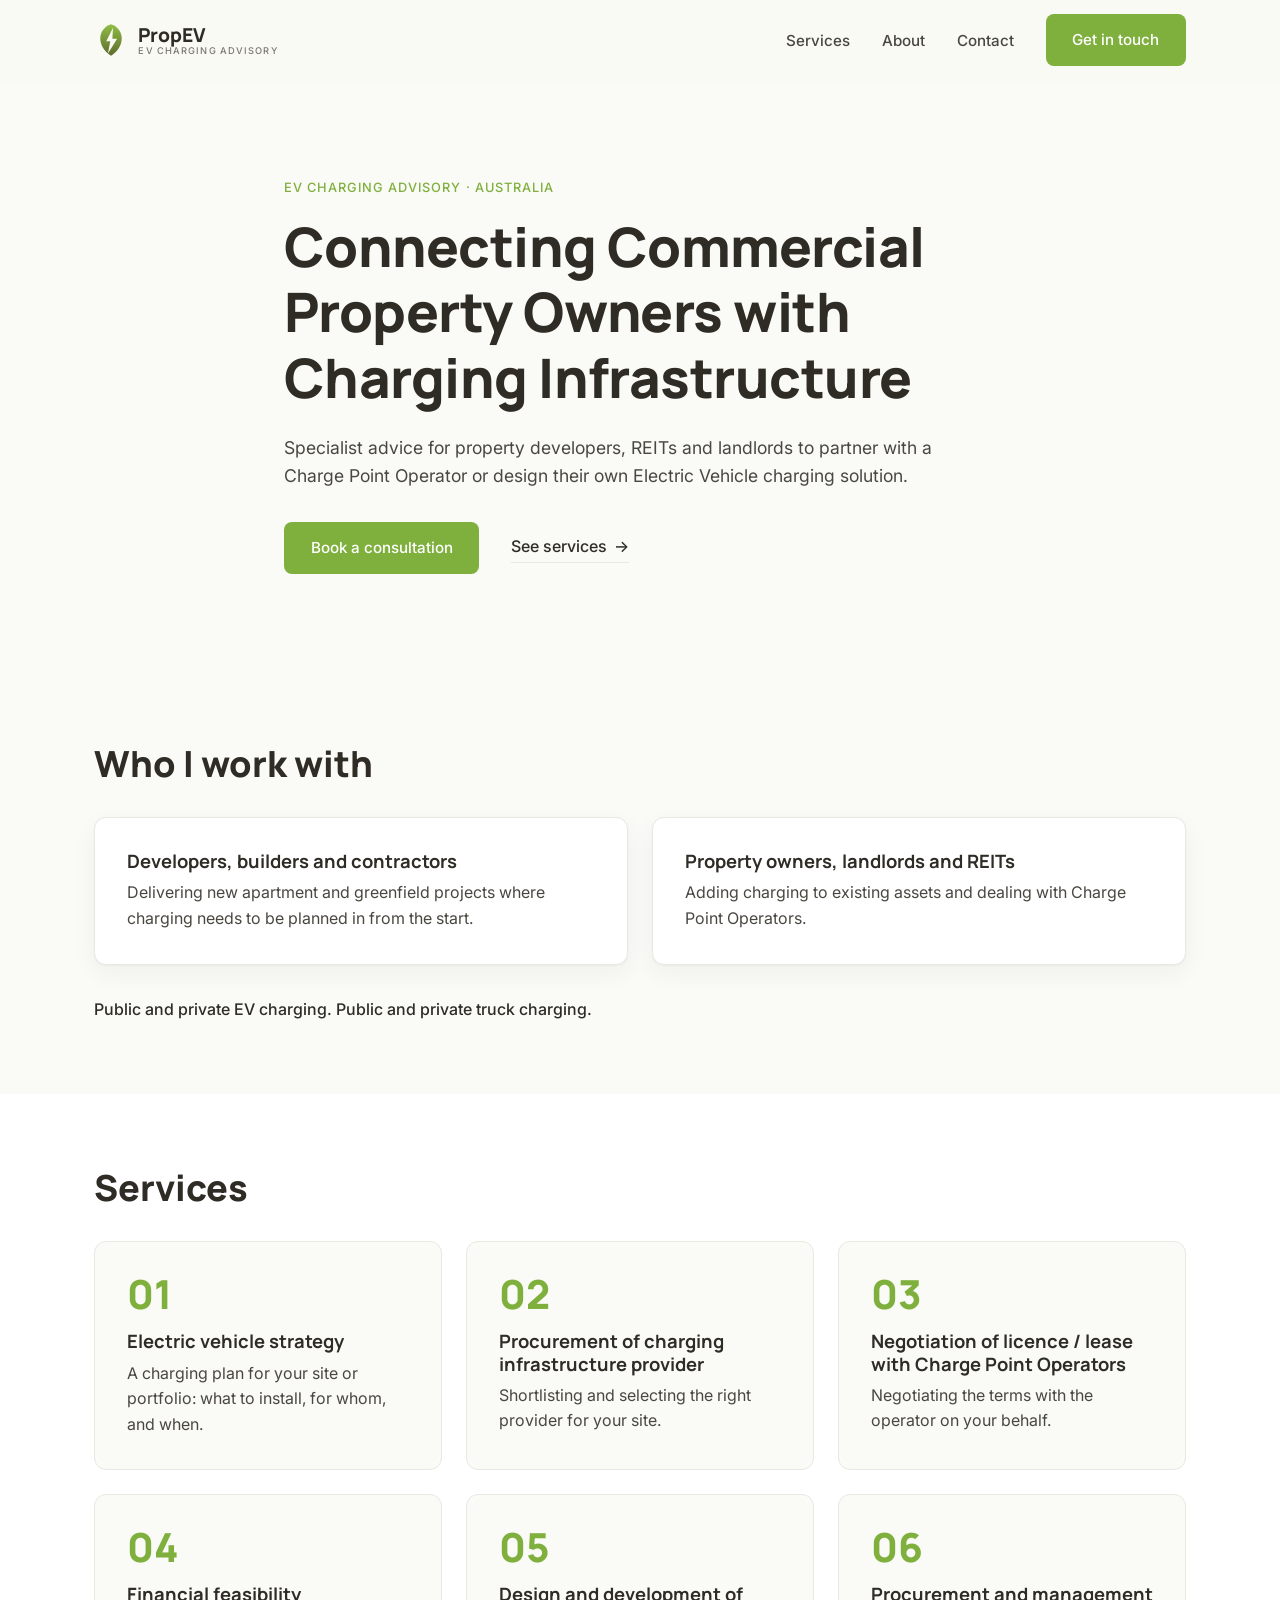
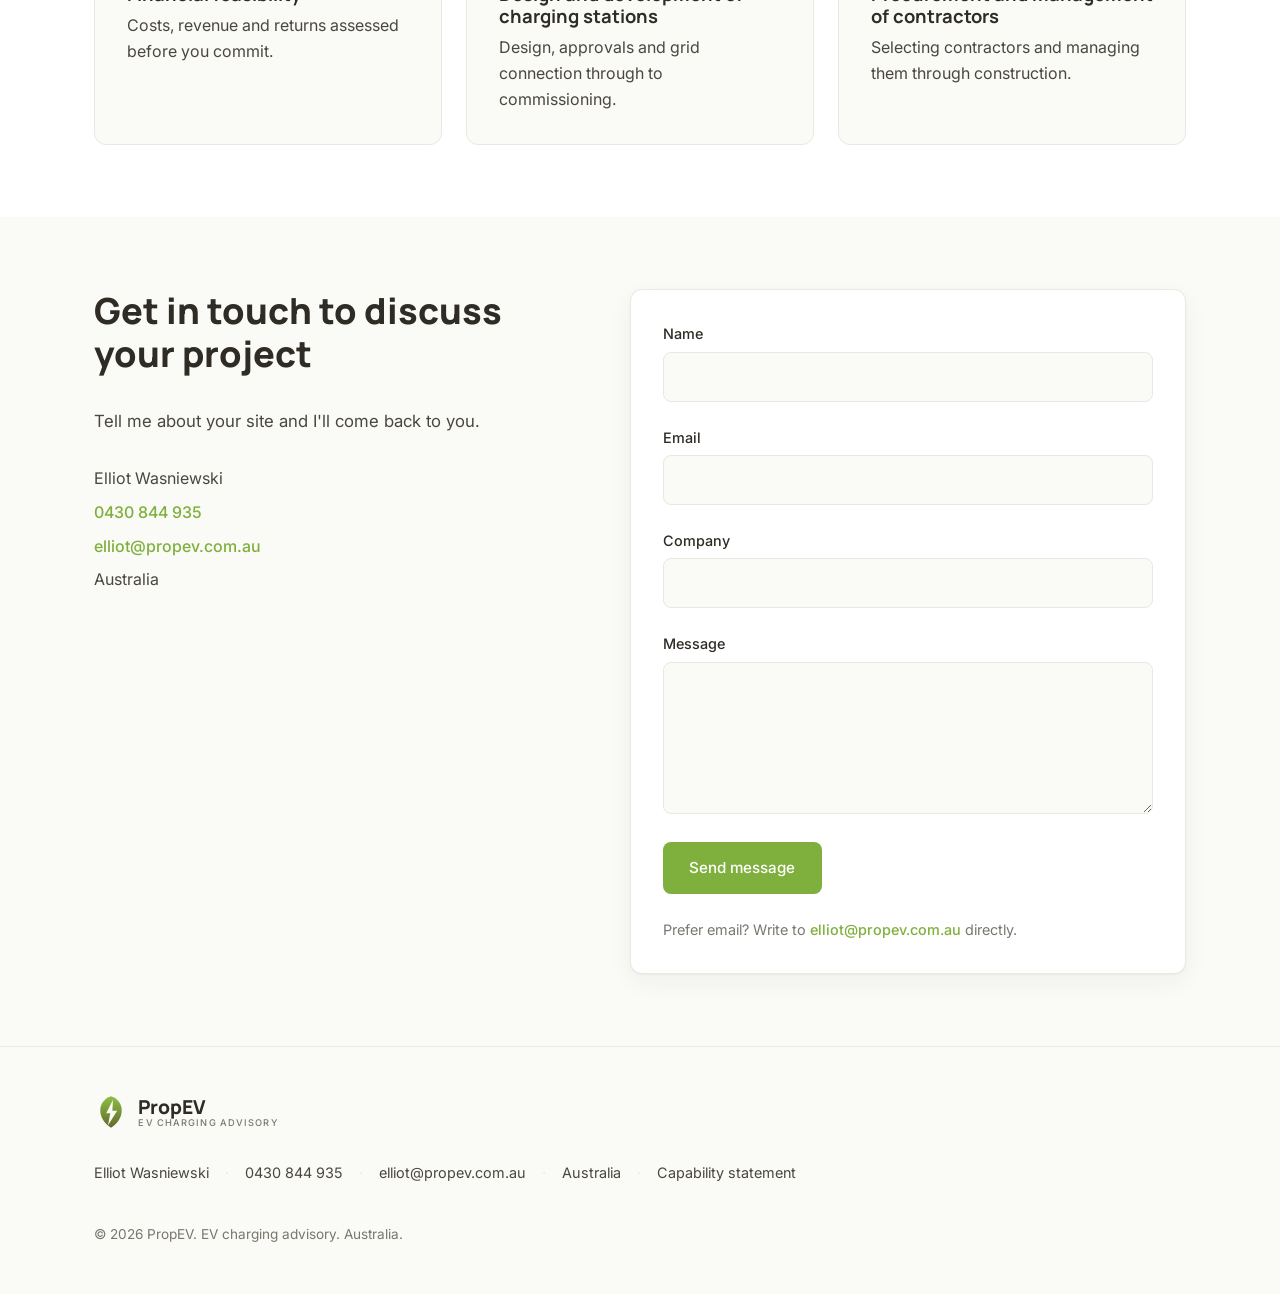
<file: index.html>
<!DOCTYPE html>
<html lang="en-AU">
<head>
  <meta charset="UTF-8">
  <meta name="viewport" content="width=device-width, initial-scale=1.0">
  <title>PropEV | EV and Truck Charging Advisory for Property Owners and Developers</title>
  <meta name="description" content="PropEV advises developers, builders, contractors, landlords and REITs on designing and delivering EV and truck charging infrastructure, and on negotiating licences and leases with Charge Point Operators. Australia-wide.">

  <!-- NOTE: once propev.com.au is live, confirm the URLs below (canonical, og:url, og:image, twitter:image) point to the real domain. -->
  <link rel="canonical" href="https://propev.com.au/">

  <!-- Open Graph -->
  <meta property="og:type" content="website">
  <meta property="og:site_name" content="PropEV">
  <meta property="og:title" content="PropEV | EV and Truck Charging Advisory for Property Owners and Developers">
  <meta property="og:description" content="Adding EV or truck charging to your property? PropEV advises on designing and delivering charging infrastructure and on negotiating licences and leases with Charge Point Operators.">
  <meta property="og:url" content="https://propev.com.au/">
  <meta property="og:image" content="https://propev.com.au/assets/og-image.png">
  <meta property="og:locale" content="en_AU">

  <!-- Twitter Card -->
  <meta name="twitter:card" content="summary_large_image">
  <meta name="twitter:title" content="PropEV | EV and Truck Charging Advisory for Property Owners and Developers">
  <meta name="twitter:description" content="Adding EV or truck charging to your property? EV and truck charging advisory for developers, landlords and REITs across Australia.">
  <meta name="twitter:image" content="https://propev.com.au/assets/og-image.png">

  <!-- Favicons -->
  <link rel="icon" type="image/svg+xml" href="assets/favicon.svg">
  <link rel="icon" type="image/png" sizes="32x32" href="assets/favicon-32.png">
  <link rel="icon" type="image/png" sizes="16x16" href="assets/favicon-16.png">
  <link rel="apple-touch-icon" sizes="180x180" href="assets/apple-touch-icon.png">
  <meta name="theme-color" content="#FAFAF6">

  <link rel="preconnect" href="https://fonts.googleapis.com">
  <link rel="preconnect" href="https://fonts.gstatic.com" crossorigin>
  <link href="https://fonts.googleapis.com/css2?family=Inter:wght@400;500&family=Manrope:wght@600;700;800&display=swap" rel="stylesheet">

  <link rel="stylesheet" href="styles.css">

  <script type="application/ld+json">
  {
    "@context": "https://schema.org",
    "@type": "ProfessionalService",
    "name": "PropEV",
    "description": "EV and truck charging advisory for developers, landlords and REITs across Australia.",
    "url": "https://propev.com.au/",
    "email": "elliot@propev.com.au",
    "telephone": "+61430844935",
    "areaServed": "AU"
  }
  </script>
</head>
<body>
  <a class="skip-link" href="#main">Skip to content</a>

  <header class="site-header" id="top">
    <div class="container site-header__inner">
      <a href="#top" class="brand" aria-label="PropEV home">
        <svg class="brand__mark" viewBox="0 0 100 100" role="img" aria-hidden="true" focusable="false">
          <defs>
            <linearGradient id="leafGradientHeader" x1="0" y1="0" x2="0" y2="1">
              <stop offset="0%" stop-color="#8FBE44"/>
              <stop offset="100%" stop-color="#5E6B2E"/>
            </linearGradient>
            <mask id="boltCutoutHeader">
              <rect x="0" y="0" width="100" height="100" fill="#fff"/>
              <path d="M56,14 L36,54 L48,54 L41,90 L68,46 L54,46 Z" fill="#000"/>
            </mask>
          </defs>
          <path d="M50,96 C8,70 8,18 50,4 C92,18 92,70 50,96 Z" fill="url(#leafGradientHeader)" mask="url(#boltCutoutHeader)"/>
        </svg>
        <span class="brand__type">
          <span class="brand__name">PropEV</span>
          <span class="brand__tagline">EV CHARGING ADVISORY</span>
        </span>
      </a>

      <button class="nav-toggle" id="navToggle" type="button" aria-expanded="false" aria-controls="primaryNav">
        <span class="nav-toggle__bar"></span>
        <span class="nav-toggle__bar"></span>
        <span class="nav-toggle__bar"></span>
        <span class="visually-hidden">Menu</span>
      </button>

      <nav class="site-nav" id="primaryNav" aria-label="Primary">
        <ul class="site-nav__list">
          <li><a href="#services">Services</a></li>
          <li><a href="about.html">About</a></li>
          <li><a href="#contact">Contact</a></li>
        </ul>
        <a href="#contact" class="button button--primary site-nav__cta">Get in touch</a>
      </nav>
    </div>
  </header>

  <main id="main">

    <!-- Hero -->
    <section class="hero" aria-labelledby="hero-heading">
      <div class="container hero__inner">
        <p class="eyebrow reveal">EV Charging Advisory · Australia</p>
        <h1 id="hero-heading" class="hero__heading reveal">Connecting Commercial Property Owners with Charging Infrastructure</h1>
        <p class="hero__subhead reveal">Specialist advice for property developers, REITs and landlords to partner with a Charge Point Operator or design their own Electric Vehicle charging solution.</p>
        <div class="hero__actions reveal">
          <a href="#contact" class="button button--primary">Book a consultation</a>
          <a href="#services" class="link-arrow">See services</a>
        </div>
      </div>
    </section>

    <!-- Who I work with -->
    <section class="audience" aria-labelledby="audience-heading">
      <div class="container">
        <h2 id="audience-heading" class="section-heading reveal">Who I work with</h2>
        <div class="card-grid card-grid--2">
          <article class="card reveal">
            <h3>Developers, builders and contractors</h3>
            <p>Delivering new apartment and greenfield projects where charging needs to be planned in from the start.</p>
          </article>
          <article class="card reveal">
            <h3>Property owners, landlords and REITs</h3>
            <p>Adding charging to existing assets and dealing with Charge Point Operators.</p>
          </article>
        </div>
        <p class="audience__note reveal">Public and private EV charging. Public and private truck charging.</p>
      </div>
    </section>

    <!-- Services -->
    <section class="services" id="services" aria-labelledby="services-heading">
      <div class="container">
        <h2 id="services-heading" class="section-heading reveal">Services</h2>
        <div class="card-grid card-grid--3">
          <article class="stage-card reveal">
            <span class="stage-card__num" aria-hidden="true">01</span>
            <h3>Electric vehicle strategy</h3>
            <p>A charging plan for your site or portfolio: what to install, for whom, and when.</p>
          </article>
          <article class="stage-card reveal">
            <span class="stage-card__num" aria-hidden="true">02</span>
            <h3>Procurement of charging infrastructure provider</h3>
            <p>Shortlisting and selecting the right provider for your site.</p>
          </article>
          <article class="stage-card reveal">
            <span class="stage-card__num" aria-hidden="true">03</span>
            <h3>Negotiation of licence / lease with Charge Point Operators</h3>
            <p>Negotiating the terms with the operator on your behalf.</p>
          </article>
          <article class="stage-card reveal">
            <span class="stage-card__num" aria-hidden="true">04</span>
            <h3>Financial feasibility</h3>
            <p>Costs, revenue and returns assessed before you commit.</p>
          </article>
          <article class="stage-card reveal">
            <span class="stage-card__num" aria-hidden="true">05</span>
            <h3>Design and development of charging stations</h3>
            <p>Design, approvals and grid connection through to commissioning.</p>
          </article>
          <article class="stage-card reveal">
            <span class="stage-card__num" aria-hidden="true">06</span>
            <h3>Procurement and management of contractors</h3>
            <p>Selecting contractors and managing them through construction.</p>
          </article>
        </div>
      </div>
    </section>

    <!-- Contact -->
    <section class="contact" id="contact" aria-labelledby="contact-heading">
      <div class="container contact__inner">
        <div class="contact__intro reveal">
          <h2 id="contact-heading" class="section-heading">Get in touch to discuss your project</h2>
          <p>Tell me about your site and I'll come back to you.</p>
          <ul class="contact__details">
            <li>Elliot Wasniewski</li>
            <li><a href="tel:+61430844935">0430 844 935</a></li>
            <li><a class="js-email-link" href="mailto:elliot@propev.com.au">elliot@propev.com.au</a></li>
            <li>Australia</li>
          </ul>
        </div>

        <form class="contact-form reveal" id="contactForm" action="https://formspree.io/f/mzepverz" method="POST">
          <div class="form-field">
            <label for="name">Name</label>
            <input type="text" id="name" name="name" autocomplete="name" required>
          </div>
          <div class="form-field">
            <label for="email">Email</label>
            <input type="email" id="email" name="email" autocomplete="email" required>
          </div>
          <div class="form-field">
            <label for="company">Company</label>
            <input type="text" id="company" name="company" autocomplete="organization">
          </div>
          <div class="form-field">
            <label for="message">Message</label>
            <textarea id="message" name="message" rows="5" required></textarea>
          </div>
          <button type="submit" class="button button--primary contact-form__submit">Send message</button>
          <p class="contact-form__fallback">Prefer email? Write to <a class="js-email-link" href="mailto:elliot@propev.com.au">elliot@propev.com.au</a> directly.</p>
        </form>
      </div>
    </section>

  </main>

  <footer class="site-footer">
    <div class="container site-footer__inner">
      <a href="#top" class="brand brand--footer" aria-label="PropEV home">
        <svg class="brand__mark" viewBox="0 0 100 100" role="img" aria-hidden="true" focusable="false">
          <defs>
            <linearGradient id="leafGradientFooter" x1="0" y1="0" x2="0" y2="1">
              <stop offset="0%" stop-color="#8FBE44"/>
              <stop offset="100%" stop-color="#5E6B2E"/>
            </linearGradient>
            <mask id="boltCutoutFooter">
              <rect x="0" y="0" width="100" height="100" fill="#fff"/>
              <path d="M56,14 L36,54 L48,54 L41,90 L68,46 L54,46 Z" fill="#000"/>
            </mask>
          </defs>
          <path d="M50,96 C8,70 8,18 50,4 C92,18 92,70 50,96 Z" fill="url(#leafGradientFooter)" mask="url(#boltCutoutFooter)"/>
        </svg>
        <span class="brand__type">
          <span class="brand__name">PropEV</span>
          <span class="brand__tagline">EV CHARGING ADVISORY</span>
        </span>
      </a>

      <ul class="site-footer__details">
        <li>Elliot Wasniewski</li>
        <li><a href="tel:+61430844935">0430 844 935</a></li>
        <li><a class="js-email-link" href="mailto:elliot@propev.com.au">elliot@propev.com.au</a></li>
        <li>Australia</li>
        <li><a href="capability-statement.pdf">Capability statement</a></li>
      </ul>

      <p class="site-footer__copyright">© 2026 PropEV. EV charging advisory. Australia.</p>
    </div>
  </footer>

  <script src="script.js"></script>
</body>
</html>
</file>
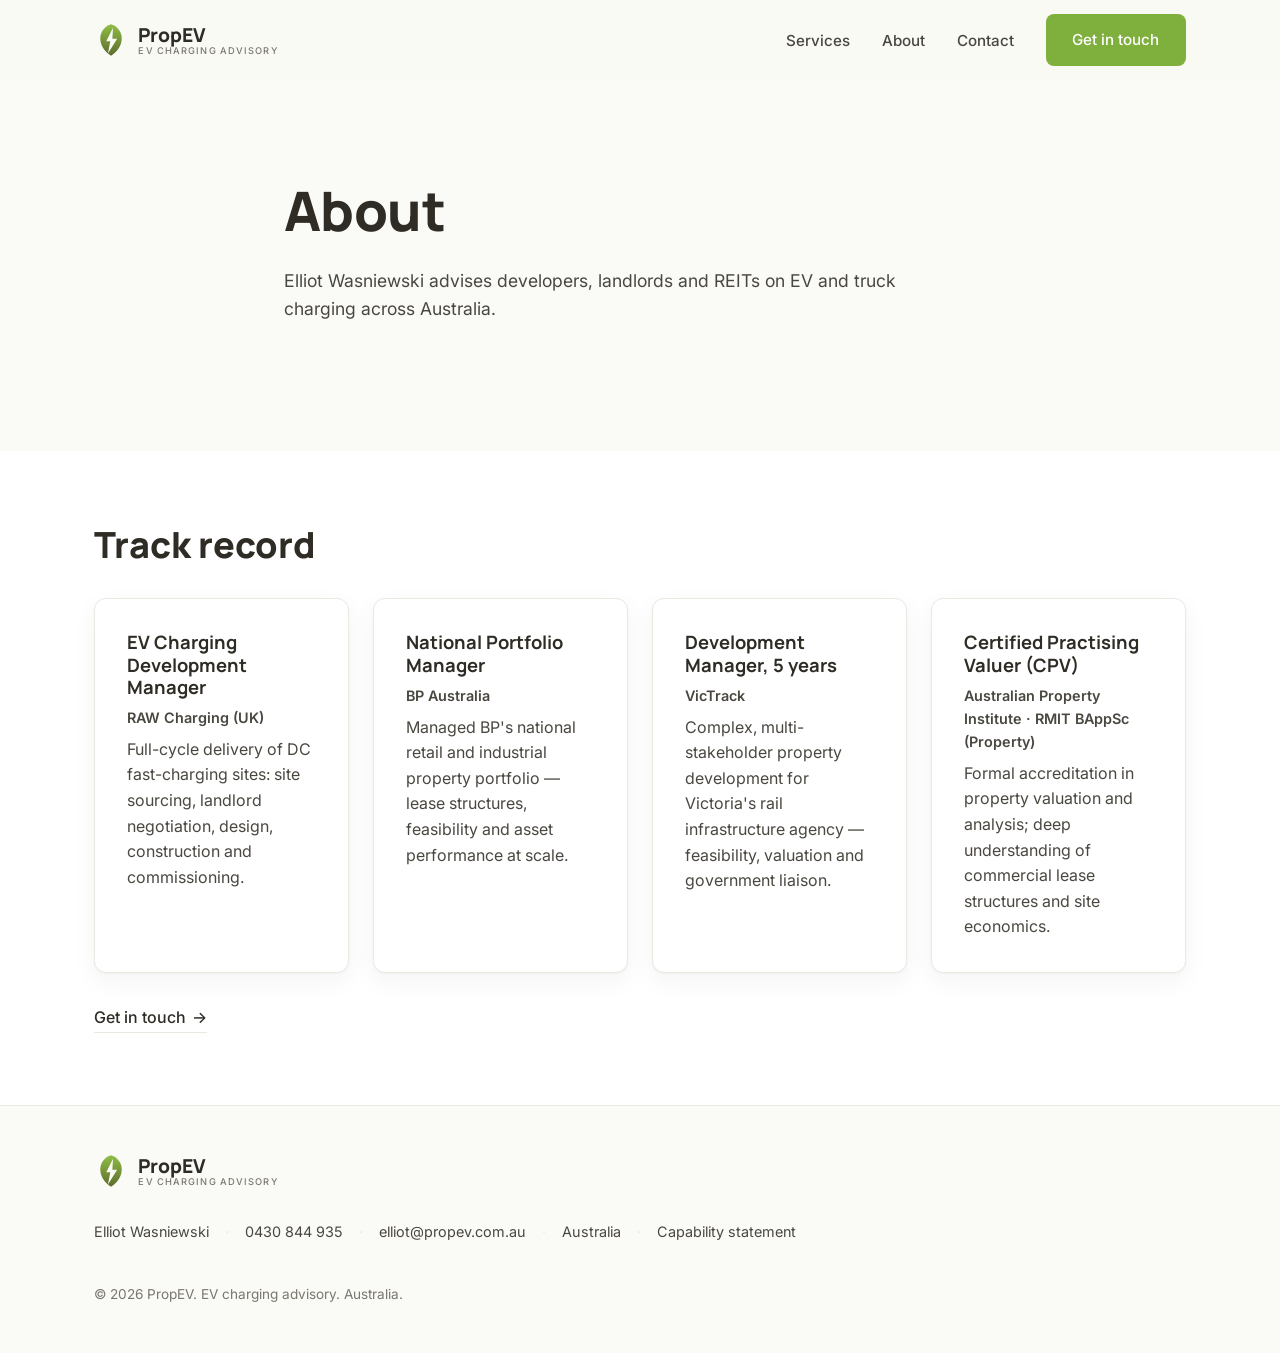
<file: about.html>
<!DOCTYPE html>
<html lang="en-AU">
<head>
  <meta charset="UTF-8">
  <meta name="viewport" content="width=device-width, initial-scale=1.0">
  <title>About | PropEV</title>
  <meta name="description" content="Elliot Wasniewski advises developers, landlords and REITs on EV and truck charging across Australia. Background in EV charging development, national property portfolio management, property development and valuation.">
  <link rel="canonical" href="https://propev.com.au/about.html">

  <!-- Open Graph -->
  <meta property="og:type" content="website">
  <meta property="og:site_name" content="PropEV">
  <meta property="og:title" content="About | PropEV">
  <meta property="og:description" content="Background and credentials of Elliot Wasniewski, EV and truck charging advisor to developers, landlords and REITs across Australia.">
  <meta property="og:url" content="https://propev.com.au/about.html">
  <meta property="og:image" content="https://propev.com.au/assets/og-image.png">
  <meta property="og:locale" content="en_AU">

  <!-- Twitter Card -->
  <meta name="twitter:card" content="summary_large_image">
  <meta name="twitter:title" content="About | PropEV">
  <meta name="twitter:description" content="Background and credentials of Elliot Wasniewski, EV and truck charging advisor across Australia.">
  <meta name="twitter:image" content="https://propev.com.au/assets/og-image.png">

  <!-- Favicons -->
  <link rel="icon" type="image/svg+xml" href="assets/favicon.svg">
  <link rel="icon" type="image/png" sizes="32x32" href="assets/favicon-32.png">
  <link rel="icon" type="image/png" sizes="16x16" href="assets/favicon-16.png">
  <link rel="apple-touch-icon" sizes="180x180" href="assets/apple-touch-icon.png">
  <meta name="theme-color" content="#FAFAF6">

  <link rel="preconnect" href="https://fonts.googleapis.com">
  <link rel="preconnect" href="https://fonts.gstatic.com" crossorigin>
  <link href="https://fonts.googleapis.com/css2?family=Inter:wght@400;500&family=Manrope:wght@600;700;800&display=swap" rel="stylesheet">

  <link rel="stylesheet" href="styles.css">
</head>
<body>
  <a class="skip-link" href="#main">Skip to content</a>

  <header class="site-header" id="top">
    <div class="container site-header__inner">
      <a href="index.html" class="brand" aria-label="PropEV home">
        <svg class="brand__mark" viewBox="0 0 100 100" role="img" aria-hidden="true" focusable="false">
          <defs>
            <linearGradient id="leafGradientHeader" x1="0" y1="0" x2="0" y2="1">
              <stop offset="0%" stop-color="#8FBE44"/>
              <stop offset="100%" stop-color="#5E6B2E"/>
            </linearGradient>
            <mask id="boltCutoutHeader">
              <rect x="0" y="0" width="100" height="100" fill="#fff"/>
              <path d="M56,14 L36,54 L48,54 L41,90 L68,46 L54,46 Z" fill="#000"/>
            </mask>
          </defs>
          <path d="M50,96 C8,70 8,18 50,4 C92,18 92,70 50,96 Z" fill="url(#leafGradientHeader)" mask="url(#boltCutoutHeader)"/>
        </svg>
        <span class="brand__type">
          <span class="brand__name">PropEV</span>
          <span class="brand__tagline">EV CHARGING ADVISORY</span>
        </span>
      </a>

      <button class="nav-toggle" id="navToggle" type="button" aria-expanded="false" aria-controls="primaryNav">
        <span class="nav-toggle__bar"></span>
        <span class="nav-toggle__bar"></span>
        <span class="nav-toggle__bar"></span>
        <span class="visually-hidden">Menu</span>
      </button>

      <nav class="site-nav" id="primaryNav" aria-label="Primary">
        <ul class="site-nav__list">
          <li><a href="index.html#services">Services</a></li>
          <li><a href="about.html" aria-current="page">About</a></li>
          <li><a href="index.html#contact">Contact</a></li>
        </ul>
        <a href="index.html#contact" class="button button--primary site-nav__cta">Get in touch</a>
      </nav>
    </div>
  </header>

  <main id="main">

    <section class="hero" aria-labelledby="about-heading">
      <div class="container hero__inner">
        <h1 id="about-heading" class="hero__heading reveal">About</h1>
        <p class="hero__subhead reveal">Elliot Wasniewski advises developers, landlords and REITs on EV and truck charging across Australia.</p>
      </div>
    </section>

    <section class="track-record" id="track-record" aria-labelledby="track-record-heading">
      <div class="container">
        <h2 id="track-record-heading" class="section-heading reveal">Track record</h2>
        <div class="card-grid card-grid--4">
          <article class="card reveal">
            <h3>EV Charging Development Manager</h3>
            <p class="card__org">RAW Charging (UK)</p>
            <p>Full-cycle delivery of DC fast-charging sites: site sourcing, landlord negotiation, design, construction and commissioning.</p>
          </article>
          <article class="card reveal">
            <h3>National Portfolio Manager</h3>
            <p class="card__org">BP Australia</p>
            <p>Managed BP's national retail and industrial property portfolio — lease structures, feasibility and asset performance at scale.</p>
          </article>
          <article class="card reveal">
            <h3>Development Manager, 5 years</h3>
            <p class="card__org">VicTrack</p>
            <p>Complex, multi-stakeholder property development for Victoria's rail infrastructure agency — feasibility, valuation and government liaison.</p>
          </article>
          <article class="card reveal">
            <h3>Certified Practising Valuer (CPV)</h3>
            <p class="card__org">Australian Property Institute · RMIT BAppSc (Property)</p>
            <p>Formal accreditation in property valuation and analysis; deep understanding of commercial lease structures and site economics.</p>
          </article>
        </div>
        <p class="about__cta reveal"><a href="index.html#contact" class="link-arrow">Get in touch</a></p>
      </div>
    </section>

  </main>

  <footer class="site-footer">
    <div class="container site-footer__inner">
      <a href="index.html" class="brand brand--footer" aria-label="PropEV home">
        <svg class="brand__mark" viewBox="0 0 100 100" role="img" aria-hidden="true" focusable="false">
          <defs>
            <linearGradient id="leafGradientFooter" x1="0" y1="0" x2="0" y2="1">
              <stop offset="0%" stop-color="#8FBE44"/>
              <stop offset="100%" stop-color="#5E6B2E"/>
            </linearGradient>
            <mask id="boltCutoutFooter">
              <rect x="0" y="0" width="100" height="100" fill="#fff"/>
              <path d="M56,14 L36,54 L48,54 L41,90 L68,46 L54,46 Z" fill="#000"/>
            </mask>
          </defs>
          <path d="M50,96 C8,70 8,18 50,4 C92,18 92,70 50,96 Z" fill="url(#leafGradientFooter)" mask="url(#boltCutoutFooter)"/>
        </svg>
        <span class="brand__type">
          <span class="brand__name">PropEV</span>
          <span class="brand__tagline">EV CHARGING ADVISORY</span>
        </span>
      </a>

      <ul class="site-footer__details">
        <li>Elliot Wasniewski</li>
        <li><a href="tel:+61430844935">0430 844 935</a></li>
        <li><a class="js-email-link" href="mailto:elliot@propev.com.au">elliot@propev.com.au</a></li>
        <li>Australia</li>
        <li><a href="capability-statement.pdf">Capability statement</a></li>
      </ul>

      <p class="site-footer__copyright">© 2026 PropEV. EV charging advisory. Australia.</p>
    </div>
  </footer>

  <script src="script.js"></script>
</body>
</html>
</file>
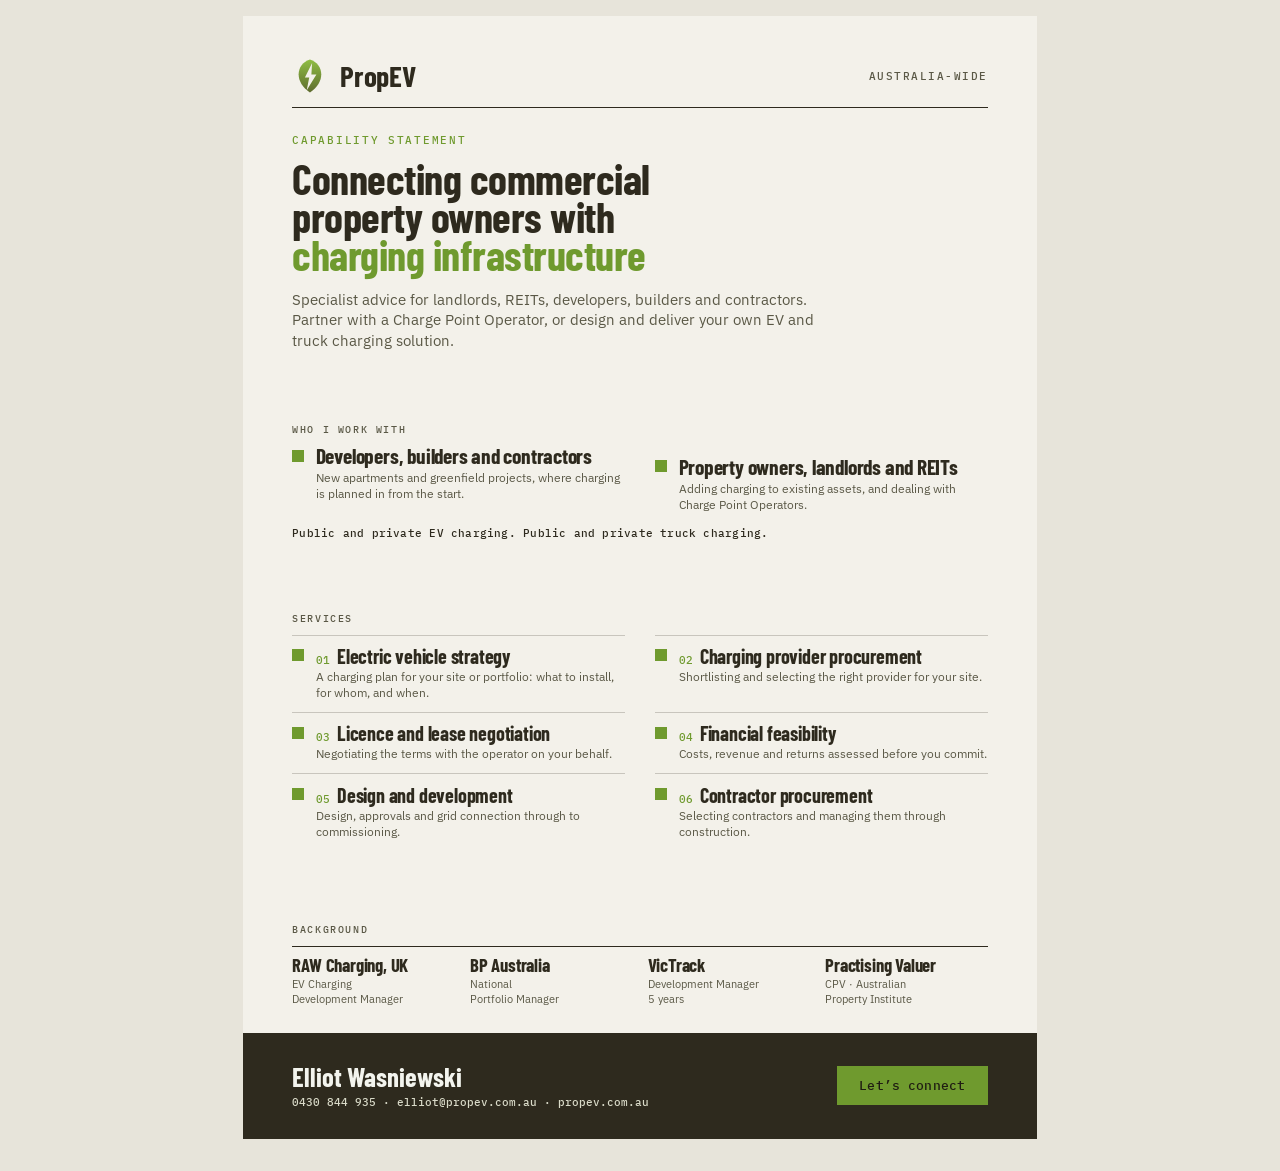
<file: capability-statement.html>
<!DOCTYPE html>
<html lang="en-AU">
<head>
  <meta charset="UTF-8">
  <meta name="viewport" content="width=device-width, initial-scale=1.0">
  <title>PropEV Capability Statement</title>
  <meta name="description" content="PropEV advises landlords, REITs, developers, builders and contractors on EV and truck charging across Australia. Strategy, Charge Point Operator procurement and negotiation, feasibility, design and delivery.">
  <meta name="author" content="Elliot Wasniewski">
  <style>
    @font-face {
      font-family: "Barlow Condensed";
      font-style: normal;
      font-weight: 700;
      font-display: swap;
      src: url("assets/fonts/barlow-condensed-700-latin.woff2") format("woff2");
    }
    @font-face {
      font-family: "IBM Plex Mono";
      font-style: normal;
      font-weight: 500;
      font-display: swap;
      src: url("assets/fonts/ibm-plex-mono-500-latin.woff2") format("woff2");
    }
    @font-face {
      font-family: "IBM Plex Sans";
      font-style: normal;
      font-weight: 400;
      font-display: swap;
      src: url("assets/fonts/ibm-plex-sans-400-latin.woff2") format("woff2");
    }
    @font-face {
      font-family: "IBM Plex Sans";
      font-style: normal;
      font-weight: 500;
      font-display: swap;
      src: url("assets/fonts/ibm-plex-sans-500-latin.woff2") format("woff2");
    }

    :root {
      --bg: #F3F1EA;
      --ink: #2E2A1E;
      --green: #6F9A2E;
      --muted: #5A5846;
      --line: rgba(46, 42, 30, 0.22);
      --line-strong: #2E2A1E;
      --footer-name: #F3F4EE;
      --footer-sub: #D9DAC8;
      --button-ink: #1F1C12;
    }

    @page { size: A4; margin: 0; }

    * { box-sizing: border-box; }
    html, body { margin: 0; padding: 0; }
    body {
      background: #e7e4da;
      color: var(--ink);
      font-family: "IBM Plex Sans", Arial, sans-serif;
      font-weight: 400;
      -webkit-font-smoothing: antialiased;
    }
    a { color: inherit; text-decoration: none; }

    .page {
      width: 210mm;
      height: 297mm;
      margin: 0 auto;
      background: var(--bg);
      display: flex;
      flex-direction: column;
      overflow: hidden;
    }

    .sheet {
      flex: 1;
      padding: 11mm 13mm 7mm;
      display: flex;
      flex-direction: column;
      min-height: 0;
    }
    .body {
      flex: 1;
      display: flex;
      flex-direction: column;
      justify-content: space-between;
      padding-top: 6.5mm;
      min-height: 0;
    }

    .mast {
      display: flex;
      align-items: center;
      justify-content: space-between;
      gap: 8mm;
    }
    .brand {
      display: flex;
      align-items: center;
      gap: 3.2mm;
    }
    .brand svg { width: 9.5mm; height: 9.5mm; display: block; }
    .brand__name {
      font-family: "Barlow Condensed", Arial, sans-serif;
      font-weight: 700;
      font-size: 22pt;
      letter-spacing: -0.01em;
      line-height: 1;
    }
    .mast__region {
      font-family: "IBM Plex Mono", ui-monospace, monospace;
      font-weight: 500;
      font-size: 8pt;
      letter-spacing: 0.14em;
      color: var(--muted);
    }

    .rule {
      border: 0;
      border-top: 0.35mm solid var(--line-strong);
      margin: 3.6mm 0 0;
    }

    .intro { margin-top: 0; }
    .eyebrow {
      font-family: "IBM Plex Mono", ui-monospace, monospace;
      font-weight: 500;
      font-size: 8pt;
      letter-spacing: 0.16em;
      text-transform: uppercase;
      color: var(--green);
      margin: 0 0 3.2mm;
    }
    h1 {
      margin: 0;
      font-family: "Barlow Condensed", Arial, sans-serif;
      font-weight: 700;
      font-size: 32pt;
      line-height: 0.9;
      letter-spacing: -0.012em;
    }
    h1 .accent { color: var(--green); }
    .lead {
      margin: 4.2mm 0 0;
      max-width: 148mm;
      font-size: 11pt;
      line-height: 1.4;
      color: var(--muted);
    }

    .who-block { margin-top: 0; }
    .who-grid {
      display: grid;
      grid-template-columns: 1fr 1fr;
      column-gap: 8mm;
    }
    .label {
      font-family: "IBM Plex Mono", ui-monospace, monospace;
      font-weight: 500;
      font-size: 7.5pt;
      letter-spacing: 0.16em;
      text-transform: uppercase;
      color: var(--muted);
      margin: 0 0 2.6mm;
    }
    .who {
      display: grid;
      grid-template-columns: 3.4mm 1fr;
      column-gap: 2.8mm;
      align-items: start;
    }
    .who + .who { margin-top: 2.8mm; }
    .sq {
      width: 3.1mm;
      height: 3.1mm;
      margin-top: 1mm;
      background: var(--green);
    }
    .who h2, .service h3, .cred h3 {
      margin: 0;
      font-family: "Barlow Condensed", Arial, sans-serif;
      font-weight: 700;
      letter-spacing: -0.01em;
    }
    .who h2 { font-size: 16pt; line-height: 0.98; }
    .who p, .service p, .cred p {
      margin: 0.8mm 0 0;
      font-size: 9pt;
      line-height: 1.35;
      color: var(--muted);
    }
    .scope {
      margin: 3.4mm 0 0;
      font-family: "IBM Plex Mono", ui-monospace, monospace;
      font-weight: 500;
      font-size: 8pt;
      letter-spacing: 0.02em;
      color: var(--ink);
    }

    .services { margin-top: 0; }
    .services-grid {
      display: grid;
      grid-template-columns: 1fr 1fr;
      column-gap: 8mm;
    }
    .service {
      display: grid;
      grid-template-columns: 3.4mm 1fr;
      column-gap: 2.8mm;
      align-items: start;
      padding: 2.7mm 0 2.9mm;
      border-top: 0.25mm solid var(--line);
    }
    .service h3 {
      font-size: 15pt;
      line-height: 1;
      white-space: nowrap;
    }
    .num {
      font-family: "IBM Plex Mono", ui-monospace, monospace;
      font-weight: 500;
      font-size: 8pt;
      letter-spacing: 0.06em;
      color: var(--green);
      margin-right: 1.6mm;
    }

    .background { margin-top: 0; }
    .creds {
      display: grid;
      grid-template-columns: repeat(4, 1fr);
      gap: 4mm;
      padding-top: 2.4mm;
      border-top: 0.35mm solid var(--line-strong);
    }
    .cred h3 { font-size: 14pt; line-height: 1; }
    .cred p { font-size: 8pt; line-height: 1.35; }

    .footer {
      margin-top: auto;
      background: var(--ink);
      min-height: 28mm;
      padding: 6mm 13mm;
      display: flex;
      align-items: center;
      justify-content: space-between;
      gap: 8mm;
    }
    .footer h2 {
      margin: 0;
      font-family: "Barlow Condensed", Arial, sans-serif;
      font-weight: 700;
      font-size: 20pt;
      line-height: 1;
      color: var(--footer-name);
    }
    .footer p {
      margin: 1.4mm 0 0;
      font-family: "IBM Plex Mono", ui-monospace, monospace;
      font-weight: 500;
      font-size: 8pt;
      color: var(--footer-sub);
    }
    .footer a:hover { color: #fff; }
    .cta {
      display: inline-flex;
      align-items: center;
      justify-content: center;
      background: var(--green);
      color: var(--button-ink);
      font-family: "IBM Plex Mono", ui-monospace, monospace;
      font-weight: 500;
      font-size: 10pt;
      letter-spacing: 0.01em;
      padding: 3.4mm 6mm;
      line-height: 1;
      flex-shrink: 0;
    }
    .cta:hover { background: #7eae36; }

    @media screen {
      body { padding: 16px 0 32px; }
    }
    @media print {
      body { background: var(--bg); padding: 0; }
      .page { margin: 0; box-shadow: none; }
    }
  </style>
</head>
<body>
  <article class="page">
    <div class="sheet">
      <header class="mast">
        <div class="brand">
          <svg viewBox="0 0 100 100" role="img" aria-label="PropEV">
            <defs>
              <linearGradient id="leafGradient" x1="0" y1="0" x2="0" y2="1">
                <stop offset="0%" stop-color="#8FBE44"/>
                <stop offset="100%" stop-color="#5E6B2E"/>
              </linearGradient>
              <mask id="boltCutout">
                <rect width="100" height="100" fill="#fff"/>
                <path d="M56,14 L36,54 L48,54 L41,90 L68,46 L54,46 Z" fill="#000"/>
              </mask>
            </defs>
            <path d="M50,96 C8,70 8,18 50,4 C92,18 92,70 50,96 Z" fill="url(#leafGradient)" mask="url(#boltCutout)"/>
          </svg>
          <span class="brand__name">PropEV</span>
        </div>
        <p class="mast__region">AUSTRALIA-WIDE</p>
      </header>
      <hr class="rule">

      <div class="body">
      <section class="intro" aria-labelledby="statement-heading">
        <p class="eyebrow">Capability statement</p>
        <h1 id="statement-heading">Connecting commercial<br>property owners with<br><span class="accent">charging infrastructure</span></h1>
        <p class="lead">Specialist advice for landlords, REITs, developers, builders and contractors. Partner with a Charge Point Operator, or design and deliver your own EV and truck charging solution.</p>
      </section>

      <section class="who-block" aria-labelledby="who-heading">
        <h2 class="label" id="who-heading">Who I work with</h2>
        <div class="who-grid">
          <div class="who">
            <span class="sq" aria-hidden="true"></span>
            <div>
              <h2>Developers, builders and contractors</h2>
              <p>New apartments and greenfield projects, where charging is planned in from the start.</p>
            </div>
          </div>
          <div class="who">
            <span class="sq" aria-hidden="true"></span>
            <div>
              <h2>Property owners, landlords and REITs</h2>
              <p>Adding charging to existing assets, and dealing with Charge Point Operators.</p>
            </div>
          </div>
        </div>
        <p class="scope">Public and private EV charging. Public and private truck charging.</p>
      </section>

      <section class="services" aria-labelledby="services-heading">
        <h2 class="label" id="services-heading">Services</h2>
        <div class="services-grid">
          <article class="service">
            <span class="sq" aria-hidden="true"></span>
            <div>
              <h3><span class="num">01</span>Electric vehicle strategy</h3>
              <p>A charging plan for your site or portfolio: what to install, for whom, and when.</p>
            </div>
          </article>
          <article class="service">
            <span class="sq" aria-hidden="true"></span>
            <div>
              <h3><span class="num">02</span>Charging provider procurement</h3>
              <p>Shortlisting and selecting the right provider for your site.</p>
            </div>
          </article>
          <article class="service">
            <span class="sq" aria-hidden="true"></span>
            <div>
              <h3><span class="num">03</span>Licence and lease negotiation</h3>
              <p>Negotiating the terms with the operator on your behalf.</p>
            </div>
          </article>
          <article class="service">
            <span class="sq" aria-hidden="true"></span>
            <div>
              <h3><span class="num">04</span>Financial feasibility</h3>
              <p>Costs, revenue and returns assessed before you commit.</p>
            </div>
          </article>
          <article class="service">
            <span class="sq" aria-hidden="true"></span>
            <div>
              <h3><span class="num">05</span>Design and development</h3>
              <p>Design, approvals and grid connection through to commissioning.</p>
            </div>
          </article>
          <article class="service">
            <span class="sq" aria-hidden="true"></span>
            <div>
              <h3><span class="num">06</span>Contractor procurement</h3>
              <p>Selecting contractors and managing them through construction.</p>
            </div>
          </article>
        </div>
      </section>

      <section class="background" aria-labelledby="background-heading">
        <h2 class="label" id="background-heading">Background</h2>
        <div class="creds">
          <article class="cred">
            <h3>RAW Charging, UK</h3>
            <p>EV Charging<br>Development Manager</p>
          </article>
          <article class="cred">
            <h3>BP Australia</h3>
            <p>National<br>Portfolio Manager</p>
          </article>
          <article class="cred">
            <h3>VicTrack</h3>
            <p>Development Manager<br>5 years</p>
          </article>
          <article class="cred">
            <h3>Practising Valuer</h3>
            <p>CPV · Australian<br>Property Institute</p>
          </article>
        </div>
      </section>
      </div>
    </div>

    <footer class="footer">
      <div>
        <h2>Elliot Wasniewski</h2>
        <p><a href="tel:+61430844935">0430 844 935</a> · <a href="mailto:elliot@propev.com.au">elliot@propev.com.au</a> · <a href="https://propev.com.au">propev.com.au</a></p>
      </div>
      <a class="cta" href="mailto:elliot@propev.com.au">Let’s connect</a>
    </footer>
  </article>
</body>
</html>
</file>
<file: styles.css>
/* ---------------------------------------------------------
   PropEV — styles.css
   Plain CSS, no build step. Organised top to bottom:
   1. Reset & base
   2. Design tokens
   3. Typography
   4. Layout helpers
   5. Header & nav
   6. Buttons & links
   7. Hero
   8. Cards & sections
   9. Contact
   10. Footer
   11. Scroll-reveal animation
   12. Responsive breakpoints
--------------------------------------------------------- */

/* 1. Reset & base ------------------------------------------------ */
*, *::before, *::after { box-sizing: border-box; }
html { -webkit-text-size-adjust: 100%; scroll-behavior: smooth; }
body { margin: 0; }
img, svg { display: block; max-width: 100%; }
ul { margin: 0; padding: 0; list-style: none; }
h1, h2, h3, p { margin: 0; }
a { color: inherit; text-decoration: none; }
button { font: inherit; cursor: pointer; }
input, textarea { font: inherit; }

@media (prefers-reduced-motion: reduce) {
  html { scroll-behavior: auto; }
  *, *::before, *::after {
    animation-duration: 0.01ms !important;
    animation-iteration-count: 1 !important;
    transition-duration: 0.01ms !important;
    scroll-behavior: auto !important;
  }
}

/* 2. Design tokens ------------------------------------------------ */
:root {
  --color-green: #7FB03D;
  --color-olive: #5E6B2E;
  --color-leaf-top: #8FBE44;
  --color-leaf-bottom: #5E6B2E;
  --color-charcoal: #2F2C26;
  --color-body: #4A4740;
  --color-muted: #7A776F;
  --color-bg: #FAFAF6;
  --color-surface: #FFFFFF;
  --color-hairline: #EAE8E1;

  --font-heading: 'Manrope', Arial, sans-serif;
  --font-body: 'Inter', Arial, sans-serif;

  --container-width: 1140px;
  --radius: 12px;
  --radius-sm: 8px;
  --shadow-card: 0 1px 2px rgba(47, 44, 38, 0.04), 0 8px 24px rgba(47, 44, 38, 0.05);

  --space-1: 0.5rem;
  --space-2: 1rem;
  --space-3: 1.5rem;
  --space-4: 2rem;
  --space-5: 3rem;
  --space-6: 4.5rem;
  --space-7: 6rem;
}

/* 3. Typography ------------------------------------------------ */
body {
  font-family: var(--font-body);
  font-weight: 400;
  color: var(--color-body);
  background: var(--color-bg);
  line-height: 1.6;
  font-size: 16px;
}

h1, h2, h3 {
  font-family: var(--font-heading);
  color: var(--color-charcoal);
  line-height: 1.2;
  font-weight: 700;
}

h3 { font-size: 1.15rem; font-weight: 700; }

.eyebrow {
  font-family: var(--font-body);
  font-weight: 500;
  font-size: 0.8rem;
  letter-spacing: 0.08em;
  text-transform: uppercase;
  color: var(--color-green);
  margin-bottom: var(--space-2);
}

.section-heading {
  font-size: clamp(1.6rem, 1.3rem + 1.2vw, 2.25rem);
  font-weight: 800;
  margin-bottom: var(--space-4);
  max-width: 40ch;
}

/* 4. Layout helpers ------------------------------------------------ */
.container {
  width: 100%;
  max-width: var(--container-width);
  margin-inline: auto;
  padding-inline: var(--space-3);
}

.visually-hidden {
  position: absolute;
  width: 1px; height: 1px;
  padding: 0; margin: -1px;
  overflow: hidden;
  clip: rect(0, 0, 0, 0);
  white-space: nowrap;
  border: 0;
}

.skip-link {
  position: absolute;
  left: var(--space-2);
  top: -3rem;
  background: var(--color-charcoal);
  color: #fff;
  padding: 0.6rem 1rem;
  border-radius: var(--radius-sm);
  z-index: 1000;
  transition: top 0.2s ease;
}
.skip-link:focus { top: var(--space-2); }

section { padding-block: var(--space-6); }

/* Consistent focus visibility across all interactive elements */
a:focus-visible,
button:focus-visible,
input:focus-visible,
textarea:focus-visible {
  outline: 2px solid var(--color-green);
  outline-offset: 3px;
  border-radius: 4px;
}

/* 5. Header & nav ------------------------------------------------ */
.site-header {
  position: sticky;
  top: 0;
  z-index: 100;
  background: rgba(250, 250, 246, 0.9);
  backdrop-filter: saturate(150%) blur(8px);
  border-bottom: 1px solid transparent;
  transition: border-color 0.2s ease, box-shadow 0.2s ease;
}
.site-header.is-scrolled {
  border-bottom-color: var(--color-hairline);
  box-shadow: 0 1px 0 rgba(47, 44, 38, 0.02);
}

.site-header__inner {
  display: flex;
  align-items: center;
  justify-content: space-between;
  padding-block: 0.9rem;
  gap: var(--space-3);
}

.brand {
  display: inline-flex;
  align-items: center;
  gap: 0.65rem;
  flex-shrink: 0;
}
.brand__mark { width: 34px; height: 34px; flex-shrink: 0; }
.brand__type { display: flex; flex-direction: column; line-height: 1.15; }
.brand__name {
  font-family: var(--font-heading);
  font-weight: 800;
  font-size: 1.2rem;
  color: var(--color-charcoal);
}
.brand__tagline {
  font-family: var(--font-body);
  font-weight: 500;
  font-size: 0.58rem;
  letter-spacing: 0.12em;
  color: var(--color-muted);
}

.site-nav {
  display: flex;
  align-items: center;
  gap: var(--space-4);
}
.site-nav__list {
  display: flex;
  align-items: center;
  gap: var(--space-4);
}
.site-nav__list a {
  font-weight: 500;
  font-size: 0.95rem;
  color: var(--color-body);
  position: relative;
  padding-block: 0.25rem;
}
.site-nav__list a::after {
  content: '';
  position: absolute;
  left: 0; right: 0; bottom: -2px;
  height: 2px;
  background: var(--color-green);
  transform: scaleX(0);
  transform-origin: left;
  transition: transform 0.2s ease;
}
.site-nav__list a:hover::after,
.site-nav__list a:focus-visible::after {
  transform: scaleX(1);
}

.nav-toggle {
  display: none;
  flex-direction: column;
  justify-content: center;
  align-items: center;
  gap: 5px;
  width: 40px;
  height: 40px;
  background: none;
  border: none;
  border-radius: var(--radius-sm);
}
.nav-toggle__bar {
  display: block;
  width: 20px;
  height: 2px;
  background: var(--color-charcoal);
  transition: transform 0.25s ease, opacity 0.25s ease;
}
.nav-toggle[aria-expanded="true"] .nav-toggle__bar:nth-child(1) {
  transform: translateY(7px) rotate(45deg);
}
.nav-toggle[aria-expanded="true"] .nav-toggle__bar:nth-child(2) { opacity: 0; }
.nav-toggle[aria-expanded="true"] .nav-toggle__bar:nth-child(3) {
  transform: translateY(-7px) rotate(-45deg);
}

/* 6. Buttons & links ------------------------------------------------ */
.button {
  display: inline-flex;
  align-items: center;
  justify-content: center;
  font-family: var(--font-body);
  font-weight: 500;
  font-size: 0.95rem;
  padding: 0.8rem 1.6rem;
  border-radius: var(--radius-sm);
  border: 1px solid transparent;
  transition: transform 0.15s ease, box-shadow 0.15s ease, background 0.15s ease;
}
.button--primary {
  background: var(--color-green);
  color: #fff;
}
.button--primary:hover {
  background: var(--color-olive);
}
.button--primary:active { transform: translateY(1px); }

.link-arrow {
  display: inline-flex;
  align-items: center;
  gap: 0.4rem;
  font-weight: 500;
  color: var(--color-charcoal);
  border-bottom: 1px solid var(--color-hairline);
  padding-bottom: 2px;
  transition: border-color 0.2s ease, color 0.2s ease;
}
.link-arrow:hover, .link-arrow:focus-visible {
  color: var(--color-green);
  border-color: var(--color-green);
}
.link-arrow::after { content: '→'; transition: transform 0.2s ease; }
.link-arrow:hover::after { transform: translateX(3px); }

/* 7. Hero ------------------------------------------------ */
.hero { padding-top: var(--space-7); padding-bottom: var(--space-7); }
.hero__inner { max-width: 760px; }
.hero__heading {
  font-size: clamp(2.1rem, 1.6rem + 2.4vw, 3.4rem);
  font-weight: 800;
  letter-spacing: -0.01em;
  margin-bottom: var(--space-3);
}
.hero__subhead {
  font-size: 1.1rem;
  color: var(--color-body);
  max-width: 60ch;
  margin-bottom: var(--space-4);
}
.hero__actions {
  display: flex;
  align-items: center;
  flex-wrap: wrap;
  gap: var(--space-4);
}

/* 8. Cards & sections ------------------------------------------------ */
.card-grid {
  display: grid;
  gap: var(--space-3);
}
.card-grid--2 { grid-template-columns: repeat(2, 1fr); }
.card-grid--3 { grid-template-columns: repeat(3, 1fr); }
.card-grid--4 { grid-template-columns: repeat(4, 1fr); }

.card {
  background: var(--color-surface);
  border: 1px solid var(--color-hairline);
  border-radius: var(--radius);
  padding: var(--space-4);
  box-shadow: var(--shadow-card);
}
.card h3 { margin-bottom: 0.5rem; }
.card p { color: var(--color-body); }
.card__org {
  color: var(--color-green);
  font-weight: 600;
  font-size: 0.9rem;
  margin-bottom: 0.5rem;
}

.audience__note {
  margin-top: var(--space-4);
  font-weight: 500;
  color: var(--color-charcoal);
}

.about__cta { margin-top: var(--space-4); }

.services { background: var(--color-surface); }

.stage-card {
  background: var(--color-bg);
  border: 1px solid var(--color-hairline);
  border-radius: var(--radius);
  padding: var(--space-4);
}
.stage-card__num {
  display: block;
  font-family: var(--font-heading);
  font-weight: 800;
  font-size: 2.5rem;
  color: var(--color-green);
  line-height: 1;
  margin-bottom: var(--space-2);
}
.stage-card h3 { margin-bottom: 0.5rem; }
.stage-card p { color: var(--color-body); }

.track-record { background: var(--color-surface); }

/* 9. Contact ------------------------------------------------ */
.contact__inner {
  display: grid;
  grid-template-columns: minmax(0, 1fr) minmax(0, 1.2fr);
  gap: var(--space-6);
  align-items: start;
}
.contact__intro p { margin-top: var(--space-2); font-size: 1.05rem; }
.contact__details {
  margin-top: var(--space-4);
  display: grid;
  gap: 0.5rem;
}
.contact__details a { color: var(--color-green); font-weight: 500; }
.contact__details a:hover { text-decoration: underline; }

.contact-form {
  background: var(--color-surface);
  border: 1px solid var(--color-hairline);
  border-radius: var(--radius);
  padding: var(--space-4);
  display: grid;
  gap: var(--space-3);
  box-shadow: var(--shadow-card);
}
.form-field { display: grid; gap: 0.4rem; }
.form-field label {
  font-weight: 500;
  font-size: 0.9rem;
  color: var(--color-charcoal);
}
.form-field input,
.form-field textarea {
  border: 1px solid var(--color-hairline);
  border-radius: var(--radius-sm);
  padding: 0.7rem 0.9rem;
  background: var(--color-bg);
  color: var(--color-charcoal);
  resize: vertical;
}
.form-field input:focus,
.form-field textarea:focus {
  outline: 2px solid var(--color-green);
  outline-offset: 1px;
  border-color: var(--color-green);
}
.contact-form__submit { justify-self: start; margin-top: 0.25rem; }
.contact-form__fallback {
  font-size: 0.9rem;
  color: var(--color-muted);
}
.contact-form__fallback a { color: var(--color-green); font-weight: 500; }

/* 10. Footer ------------------------------------------------ */
.site-footer {
  border-top: 1px solid var(--color-hairline);
  padding-block: var(--space-5);
}
.site-footer__inner {
  display: grid;
  gap: var(--space-3);
}
.brand--footer { margin-bottom: var(--space-1); }
.site-footer__independence {
  max-width: 60ch;
  color: var(--color-muted);
  font-size: 0.95rem;
}
.site-footer__details {
  display: flex;
  flex-wrap: wrap;
  gap: 0.4rem var(--space-2);
  font-size: 0.9rem;
  color: var(--color-body);
}
.site-footer__details li:not(:last-child)::after {
  content: '·';
  margin-left: var(--space-2);
  color: var(--color-hairline);
}
.site-footer__details a { color: var(--color-body); }
.site-footer__details a:hover { color: var(--color-green); }
.site-footer__copyright {
  font-size: 0.85rem;
  color: var(--color-muted);
  margin-top: var(--space-2);
}

/* 11. Scroll-reveal animation ------------------------------------------------ */
.reveal {
  opacity: 0;
  transform: translateY(16px);
  transition: opacity 0.6s ease, transform 0.6s ease;
}
.reveal.is-visible {
  opacity: 1;
  transform: translateY(0);
}
@media (prefers-reduced-motion: reduce) {
  .reveal { opacity: 1; transform: none; transition: none; }
}

/* 12. Responsive breakpoints ------------------------------------------------ */
@media (max-width: 900px) {
  .card-grid--4 { grid-template-columns: repeat(2, 1fr); }
  .contact__inner { grid-template-columns: 1fr; }
}

@media (max-width: 768px) {
  .nav-toggle { display: flex; }

  .site-nav {
    position: absolute;
    top: 100%;
    left: 0;
    right: 0;
    background: var(--color-bg);
    border-bottom: 1px solid var(--color-hairline);
    flex-direction: column;
    align-items: stretch;
    gap: 0;
    padding: var(--space-2) var(--space-3) var(--space-3);
    transform-origin: top;
    transform: scaleY(0);
    opacity: 0;
    pointer-events: none;
    transition: transform 0.2s ease, opacity 0.2s ease;
  }
  .site-nav.is-open {
    transform: scaleY(1);
    opacity: 1;
    pointer-events: auto;
  }
  .site-nav__list {
    flex-direction: column;
    align-items: stretch;
    gap: 0;
  }
  .site-nav__list a {
    display: block;
    padding-block: 0.75rem;
    border-bottom: 1px solid var(--color-hairline);
  }
  .site-nav__list a::after { display: none; }
  .site-nav__cta { margin-top: var(--space-2); justify-content: center; }

  .card-grid--2 { grid-template-columns: 1fr; }
  .card-grid--3 { grid-template-columns: 1fr; }
  .card-grid--4 { grid-template-columns: 1fr; }

  section { padding-block: var(--space-5); }
  .hero { padding-top: var(--space-5); padding-bottom: var(--space-5); }
}

@media (min-width: 769px) and (max-width: 1080px) {
  .card-grid--3 { grid-template-columns: repeat(2, 1fr); }
}

@media (max-width: 400px) {
  .container { padding-inline: var(--space-2); }
}
</file>
